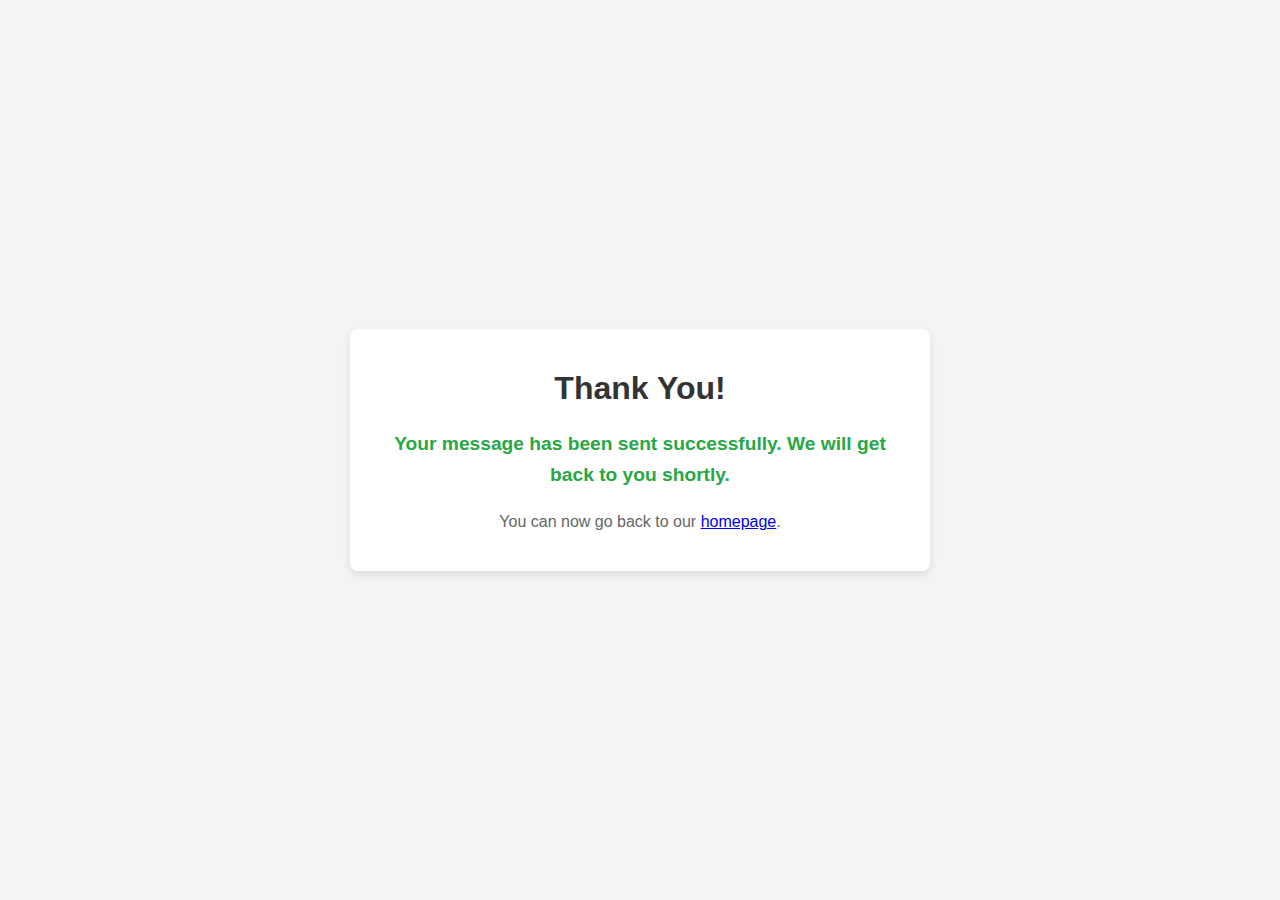
<file: thank-you.html>
<!DOCTYPE html>
<html lang="en">
<head>
    <meta charset="UTF-8">
    <meta name="viewport" content="width=device-width, initial-scale=1.0">
    <title>Thank You!</title>
    <style>
        body {
            font-family: Arial, sans-serif;
            background-color: #f4f4f4;
            display: flex;
            justify-content: center;
            align-items: center;
            height: 100vh;
            margin: 0;
        }

        .container {
            background: #fff;
            padding: 20px 40px;
            border-radius: 8px;
            box-shadow: 0 4px 8px rgba(0, 0, 0, 0.1);
            text-align: center;
            max-width: 500px;
            width: 100%;
        }

        h1 {
            color: #333;
        }

        p {
            color: #666;
            line-height: 1.6;
        }

        .success-message {
            color: #28a745;
            font-weight: bold;
            font-size: 1.2em;
        }
    </style>
    <script async src="https://www.googletagmanager.com/gtag/js?id=AW-17469046361">
    </script>
    <script>
        window.dataLayer = window.dataLayer || [];
        function gtag(){dataLayer.push(arguments);}
        gtag('js', new Date());

        gtag('config', 'AW-17469046361');
    </script>
</head>
<body>
    <div class="container">
        <h1>Thank You!</h1>
        <p class="success-message">Your message has been sent successfully. We will get back to you shortly.</p>
        <p>You can now go back to our <a href="index.html">homepage</a>.</p>
    </div>
</body>
</html>
</file>
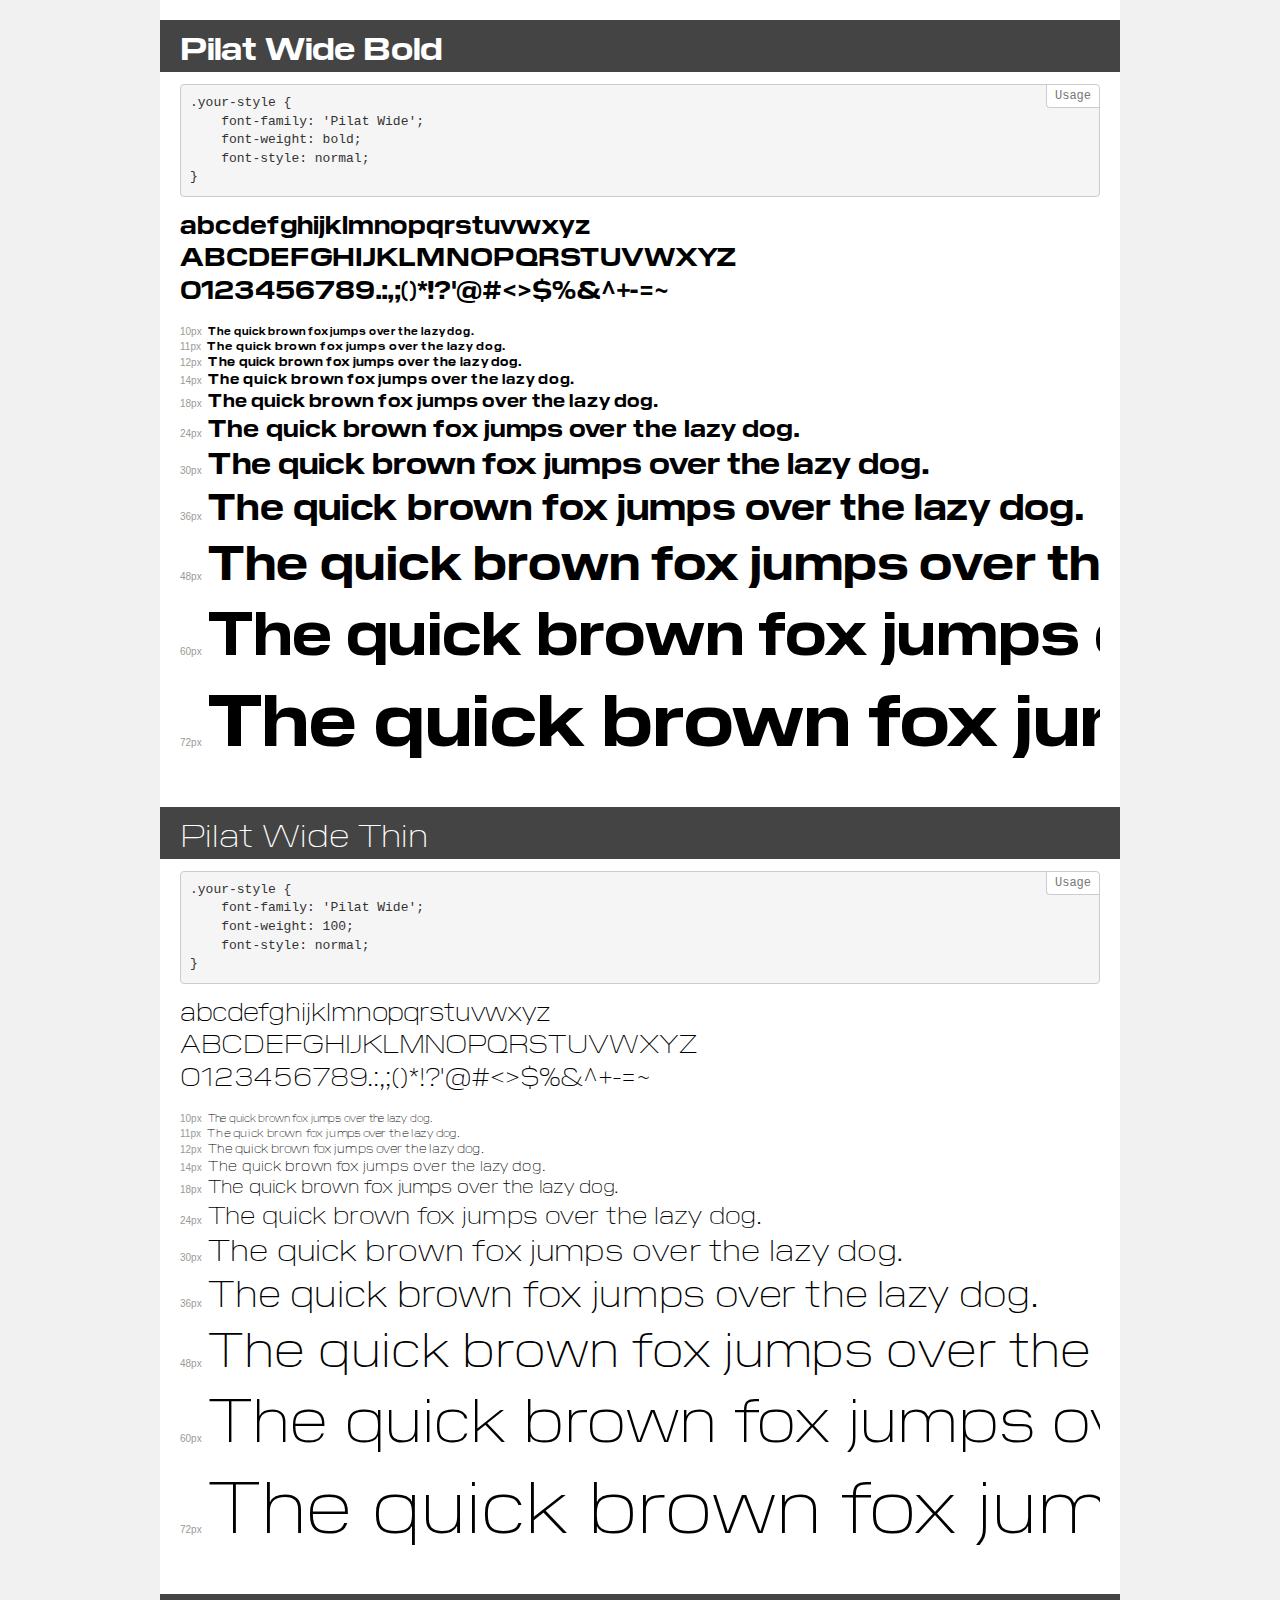
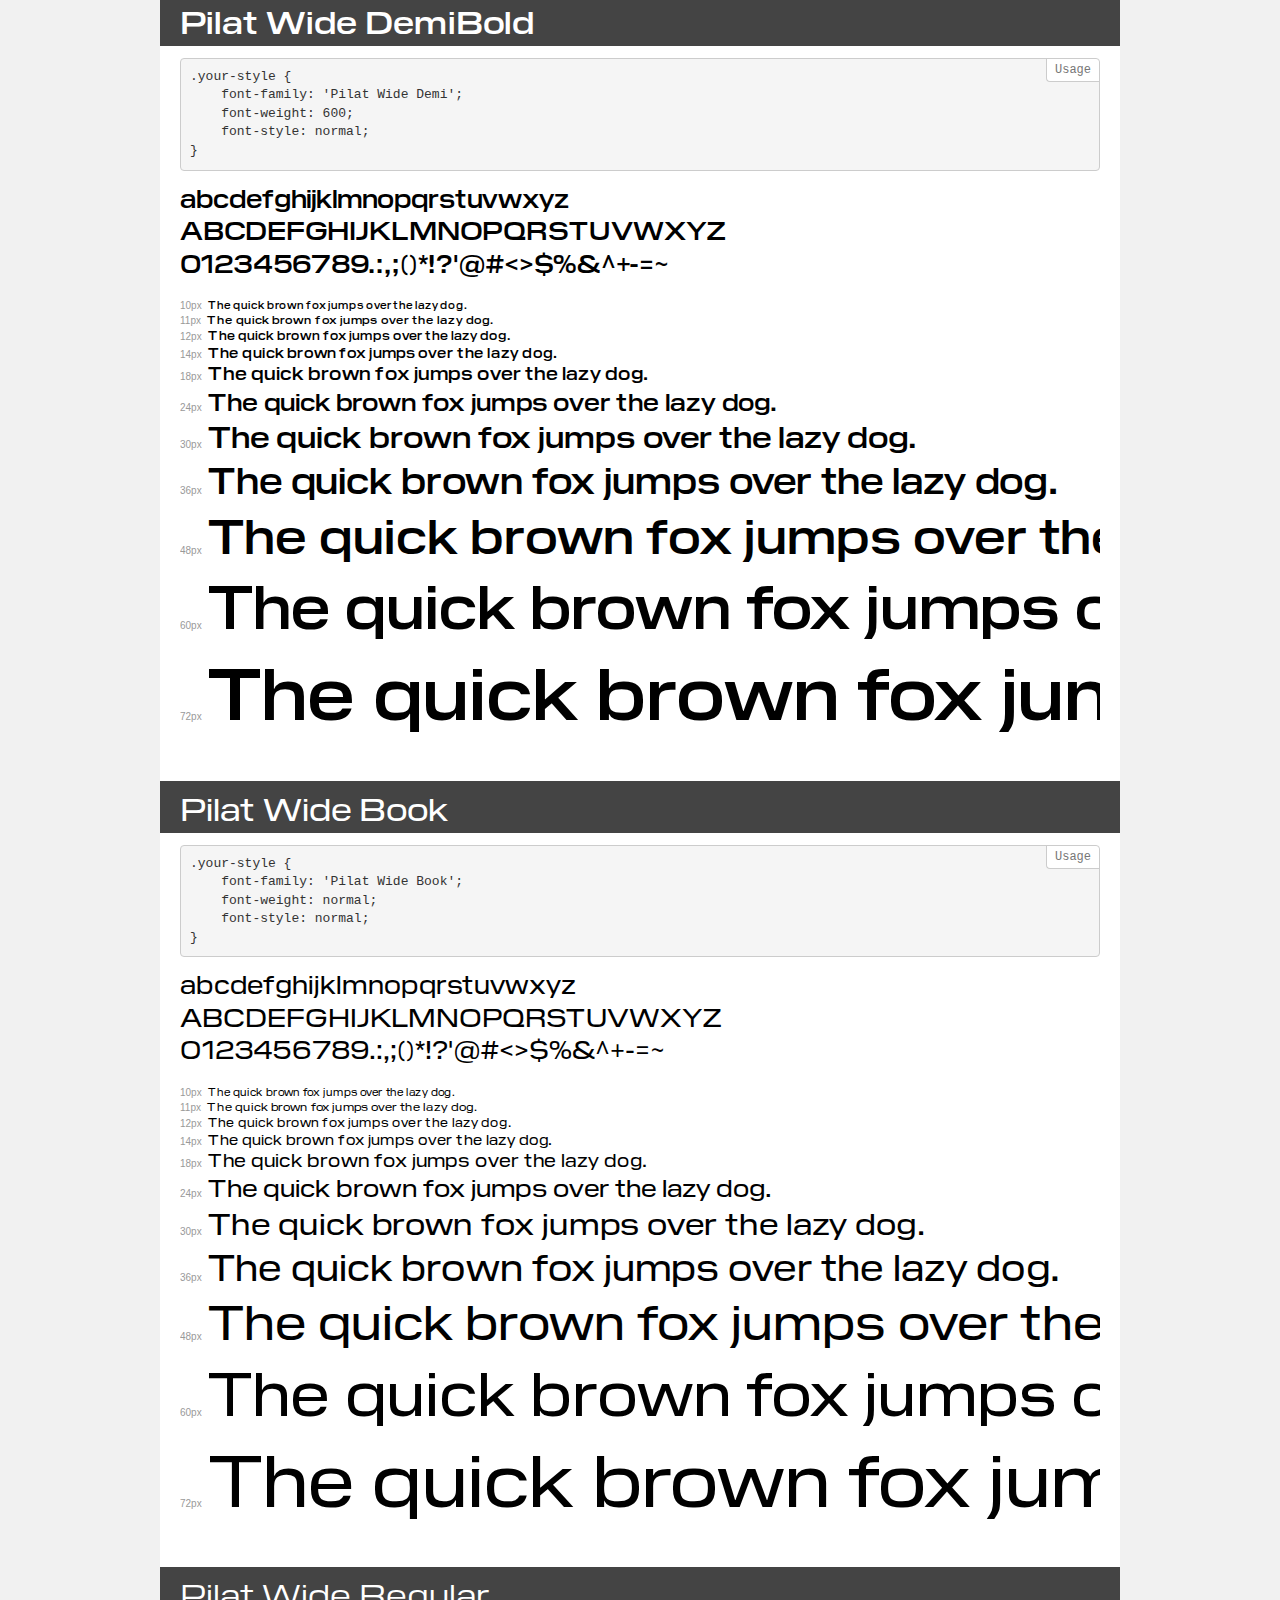
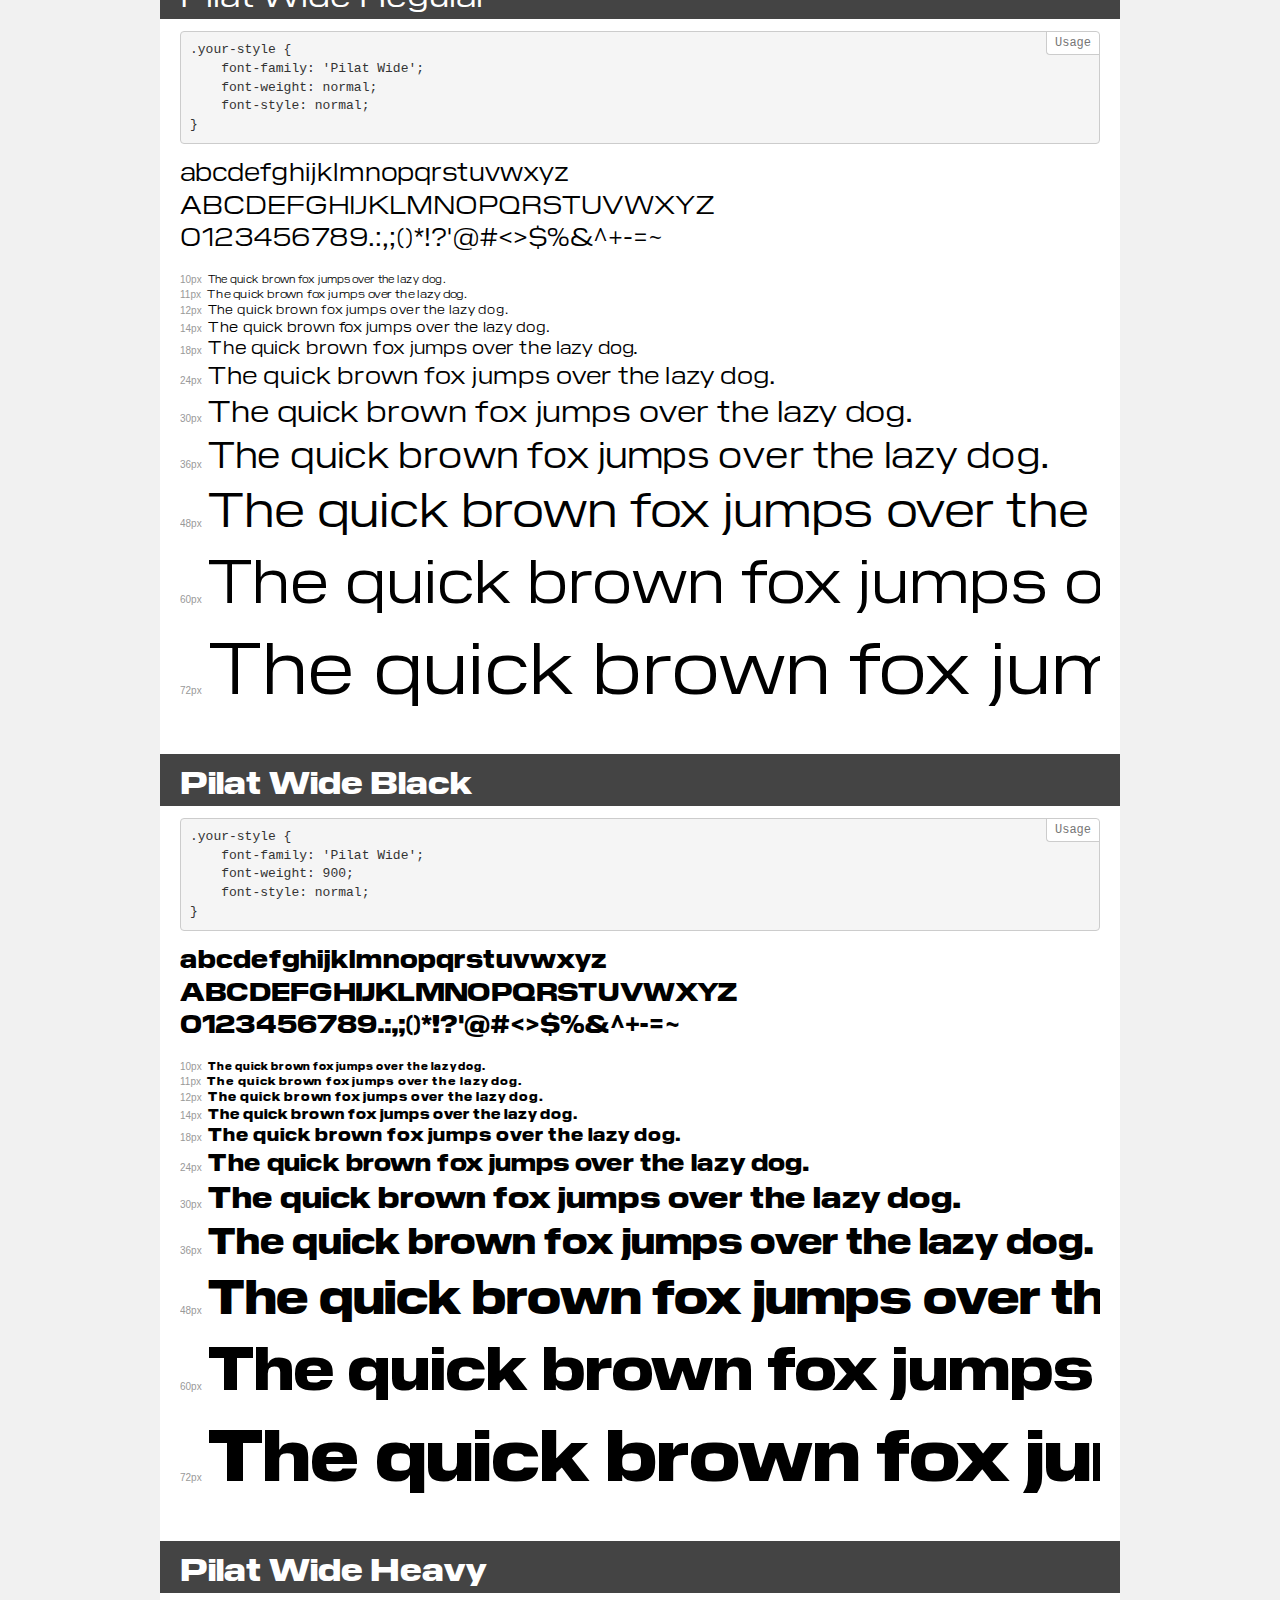
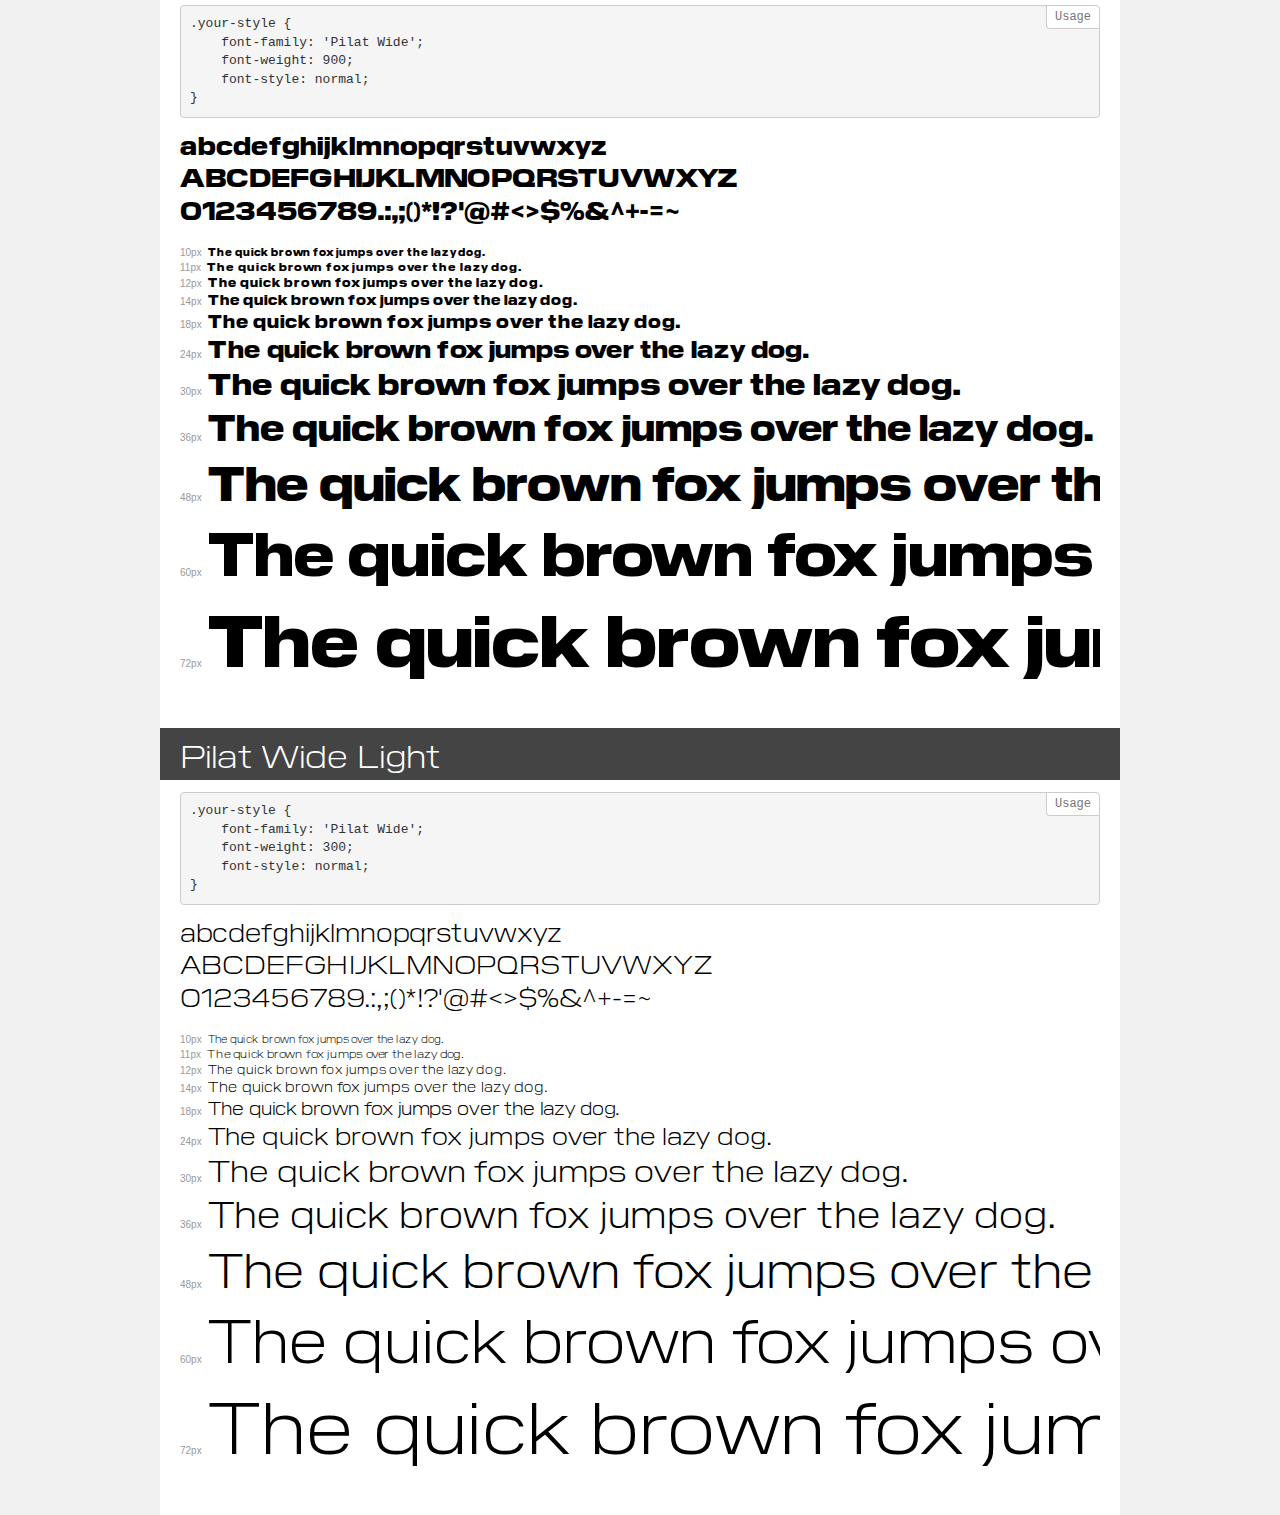
<file: fonts/pilatwide/demo.html>
<!DOCTYPE html>
<html>
<head>
    <meta charset="utf-8">
    <meta http-equiv="X-UA-Compatible" content="IE=edge">
    <meta name="viewport" content="width=device-width, initial-scale=1">
    <meta name="robots" content="noindex, noarchive">
    <meta name="format-detection" content="telephone=no">
    <title>Transfonter demo</title>
    <link href="stylesheet.css" rel="stylesheet">
    <style>
        /*
        http://meyerweb.com/eric/tools/css/reset/
        v2.0 | 20110126
        License: none (public domain)
        */
        html, body, div, span, applet, object, iframe,
        h1, h2, h3, h4, h5, h6, p, blockquote, pre,
        a, abbr, acronym, address, big, cite, code,
        del, dfn, em, img, ins, kbd, q, s, samp,
        small, strike, strong, sub, sup, tt, var,
        b, u, i, center,
        dl, dt, dd, ol, ul, li,
        fieldset, form, label, legend,
        table, caption, tbody, tfoot, thead, tr, th, td,
        article, aside, canvas, details, embed,
        figure, figcaption, footer, header, hgroup,
        menu, nav, output, ruby, section, summary,
        time, mark, audio, video {
            margin: 0;
            padding: 0;
            border: 0;
            font-size: 100%;
            font: inherit;
            vertical-align: baseline;
        }
        /* HTML5 display-role reset for older browsers */
        article, aside, details, figcaption, figure,
        footer, header, hgroup, menu, nav, section {
            display: block;
        }
        body {
            line-height: 1;
        }
        ol, ul {
            list-style: none;
        }
        blockquote, q {
            quotes: none;
        }
        blockquote:before, blockquote:after,
        q:before, q:after {
            content: '';
            content: none;
        }
        table {
            border-collapse: collapse;
            border-spacing: 0;
        }
        /* common styles */
        body {
            background: #f1f1f1;
            color: #000;
        }
        .page {
            background: #fff;
            width: 920px;
            margin: 0 auto;
            padding: 20px 20px 0 20px;
            overflow: hidden;
        }
        .font-container {
            overflow-x: auto;
            overflow-y: hidden;
            margin-bottom: 40px;
            line-height: 1.3;
            white-space: nowrap;
            padding-bottom: 5px;
        }
        h1 {
            position: relative;
            background: #444;
            font-size: 32px;
            color: #fff;
            padding: 10px 20px;
            margin: 0 -20px 12px -20px;
        }
        .letters {
            font-size: 25px;
            margin-bottom: 20px;
        }
        .s10:before {
            content: '10px';
        }
        .s11:before {
            content: '11px';
        }
        .s12:before {
            content: '12px';
        }
        .s14:before {
            content: '14px';
        }
        .s18:before {
            content: '18px';
        }
        .s24:before {
            content: '24px';
        }
        .s30:before {
            content: '30px';
        }
        .s36:before {
            content: '36px';
        }
        .s48:before {
            content: '48px';
        }
        .s60:before {
            content: '60px';
        }
        .s72:before {
            content: '72px';
        }
        .s10:before, .s11:before, .s12:before, .s14:before,
        .s18:before, .s24:before, .s30:before, .s36:before,
        .s48:before, .s60:before, .s72:before {
            font-family: Arial, sans-serif;
            font-size: 10px;
            font-weight: normal;
            font-style: normal;
            color: #999;
            padding-right: 6px;
        }
        pre {
            display: block;
            position: relative;
            padding: 9px;
            margin: 0 0 10px;
            font-family: Monaco, Menlo, Consolas, "Courier New", monospace !important;
            font-size: 13px;
            line-height: 1.428571429;
            color: #333;
            font-weight: normal !important;
            font-style: normal !important;
            background-color: #f5f5f5;
            border: 1px solid #ccc;
            overflow-x: auto;
            border-radius: 4px;
        }
        pre:after {
            display: block;
            position: absolute;
            right: 0;
            top: 0;
            content: 'Usage';
            line-height: 1;
            padding: 5px 8px;
            font-size: 12px;
            color: #767676;
            background-color: #fff;
            border: 1px solid #ccc;
            border-right: none;
            border-top: none;
            border-radius: 0 4px 0 4px;
            z-index: 10;
        }
        /* responsive */
        @media (max-width: 959px) {
            .page {
                width: auto;
                margin: 0;
            }
        }
    </style>
</head>
<body>
<div class="page">
    <div class="demo" style="font-family: 'Pilat Wide'; font-weight: bold; font-style: normal;">
        <h1>Pilat Wide Bold</h1>
        <pre>.your-style {
    font-family: 'Pilat Wide';
    font-weight: bold;
    font-style: normal;
}</pre>
        <div class="font-container">
            <p class="letters">
                abcdefghijklmnopqrstuvwxyz<br>
ABCDEFGHIJKLMNOPQRSTUVWXYZ<br>
                0123456789.:,;()*!?'@#<>$%&^+-=~
            </p>
            <p class="s10" style="font-size: 10px;">The quick brown fox jumps over the lazy dog.</p>
            <p class="s11" style="font-size: 11px;">The quick brown fox jumps over the lazy dog.</p>
            <p class="s12" style="font-size: 12px;">The quick brown fox jumps over the lazy dog.</p>
            <p class="s14" style="font-size: 14px;">The quick brown fox jumps over the lazy dog.</p>
            <p class="s18" style="font-size: 18px;">The quick brown fox jumps over the lazy dog.</p>
            <p class="s24" style="font-size: 24px;">The quick brown fox jumps over the lazy dog.</p>
            <p class="s30" style="font-size: 30px;">The quick brown fox jumps over the lazy dog.</p>
            <p class="s36" style="font-size: 36px;">The quick brown fox jumps over the lazy dog.</p>
            <p class="s48" style="font-size: 48px;">The quick brown fox jumps over the lazy dog.</p>
            <p class="s60" style="font-size: 60px;">The quick brown fox jumps over the lazy dog.</p>
            <p class="s72" style="font-size: 72px;">The quick brown fox jumps over the lazy dog.</p>
        </div>
    </div>
    <div class="demo" style="font-family: 'Pilat Wide'; font-weight: 100; font-style: normal;">
        <h1>Pilat Wide Thin</h1>
        <pre>.your-style {
    font-family: 'Pilat Wide';
    font-weight: 100;
    font-style: normal;
}</pre>
        <div class="font-container">
            <p class="letters">
                abcdefghijklmnopqrstuvwxyz<br>
ABCDEFGHIJKLMNOPQRSTUVWXYZ<br>
                0123456789.:,;()*!?'@#<>$%&^+-=~
            </p>
            <p class="s10" style="font-size: 10px;">The quick brown fox jumps over the lazy dog.</p>
            <p class="s11" style="font-size: 11px;">The quick brown fox jumps over the lazy dog.</p>
            <p class="s12" style="font-size: 12px;">The quick brown fox jumps over the lazy dog.</p>
            <p class="s14" style="font-size: 14px;">The quick brown fox jumps over the lazy dog.</p>
            <p class="s18" style="font-size: 18px;">The quick brown fox jumps over the lazy dog.</p>
            <p class="s24" style="font-size: 24px;">The quick brown fox jumps over the lazy dog.</p>
            <p class="s30" style="font-size: 30px;">The quick brown fox jumps over the lazy dog.</p>
            <p class="s36" style="font-size: 36px;">The quick brown fox jumps over the lazy dog.</p>
            <p class="s48" style="font-size: 48px;">The quick brown fox jumps over the lazy dog.</p>
            <p class="s60" style="font-size: 60px;">The quick brown fox jumps over the lazy dog.</p>
            <p class="s72" style="font-size: 72px;">The quick brown fox jumps over the lazy dog.</p>
        </div>
    </div>
    <div class="demo" style="font-family: 'Pilat Wide Demi'; font-weight: 600; font-style: normal;">
        <h1>Pilat Wide DemiBold</h1>
        <pre>.your-style {
    font-family: 'Pilat Wide Demi';
    font-weight: 600;
    font-style: normal;
}</pre>
        <div class="font-container">
            <p class="letters">
                abcdefghijklmnopqrstuvwxyz<br>
ABCDEFGHIJKLMNOPQRSTUVWXYZ<br>
                0123456789.:,;()*!?'@#<>$%&^+-=~
            </p>
            <p class="s10" style="font-size: 10px;">The quick brown fox jumps over the lazy dog.</p>
            <p class="s11" style="font-size: 11px;">The quick brown fox jumps over the lazy dog.</p>
            <p class="s12" style="font-size: 12px;">The quick brown fox jumps over the lazy dog.</p>
            <p class="s14" style="font-size: 14px;">The quick brown fox jumps over the lazy dog.</p>
            <p class="s18" style="font-size: 18px;">The quick brown fox jumps over the lazy dog.</p>
            <p class="s24" style="font-size: 24px;">The quick brown fox jumps over the lazy dog.</p>
            <p class="s30" style="font-size: 30px;">The quick brown fox jumps over the lazy dog.</p>
            <p class="s36" style="font-size: 36px;">The quick brown fox jumps over the lazy dog.</p>
            <p class="s48" style="font-size: 48px;">The quick brown fox jumps over the lazy dog.</p>
            <p class="s60" style="font-size: 60px;">The quick brown fox jumps over the lazy dog.</p>
            <p class="s72" style="font-size: 72px;">The quick brown fox jumps over the lazy dog.</p>
        </div>
    </div>
    <div class="demo" style="font-family: 'Pilat Wide Book'; font-weight: normal; font-style: normal;">
        <h1>Pilat Wide Book</h1>
        <pre>.your-style {
    font-family: 'Pilat Wide Book';
    font-weight: normal;
    font-style: normal;
}</pre>
        <div class="font-container">
            <p class="letters">
                abcdefghijklmnopqrstuvwxyz<br>
ABCDEFGHIJKLMNOPQRSTUVWXYZ<br>
                0123456789.:,;()*!?'@#<>$%&^+-=~
            </p>
            <p class="s10" style="font-size: 10px;">The quick brown fox jumps over the lazy dog.</p>
            <p class="s11" style="font-size: 11px;">The quick brown fox jumps over the lazy dog.</p>
            <p class="s12" style="font-size: 12px;">The quick brown fox jumps over the lazy dog.</p>
            <p class="s14" style="font-size: 14px;">The quick brown fox jumps over the lazy dog.</p>
            <p class="s18" style="font-size: 18px;">The quick brown fox jumps over the lazy dog.</p>
            <p class="s24" style="font-size: 24px;">The quick brown fox jumps over the lazy dog.</p>
            <p class="s30" style="font-size: 30px;">The quick brown fox jumps over the lazy dog.</p>
            <p class="s36" style="font-size: 36px;">The quick brown fox jumps over the lazy dog.</p>
            <p class="s48" style="font-size: 48px;">The quick brown fox jumps over the lazy dog.</p>
            <p class="s60" style="font-size: 60px;">The quick brown fox jumps over the lazy dog.</p>
            <p class="s72" style="font-size: 72px;">The quick brown fox jumps over the lazy dog.</p>
        </div>
    </div>
    <div class="demo" style="font-family: 'Pilat Wide'; font-weight: normal; font-style: normal;">
        <h1>Pilat Wide Regular</h1>
        <pre>.your-style {
    font-family: 'Pilat Wide';
    font-weight: normal;
    font-style: normal;
}</pre>
        <div class="font-container">
            <p class="letters">
                abcdefghijklmnopqrstuvwxyz<br>
ABCDEFGHIJKLMNOPQRSTUVWXYZ<br>
                0123456789.:,;()*!?'@#<>$%&^+-=~
            </p>
            <p class="s10" style="font-size: 10px;">The quick brown fox jumps over the lazy dog.</p>
            <p class="s11" style="font-size: 11px;">The quick brown fox jumps over the lazy dog.</p>
            <p class="s12" style="font-size: 12px;">The quick brown fox jumps over the lazy dog.</p>
            <p class="s14" style="font-size: 14px;">The quick brown fox jumps over the lazy dog.</p>
            <p class="s18" style="font-size: 18px;">The quick brown fox jumps over the lazy dog.</p>
            <p class="s24" style="font-size: 24px;">The quick brown fox jumps over the lazy dog.</p>
            <p class="s30" style="font-size: 30px;">The quick brown fox jumps over the lazy dog.</p>
            <p class="s36" style="font-size: 36px;">The quick brown fox jumps over the lazy dog.</p>
            <p class="s48" style="font-size: 48px;">The quick brown fox jumps over the lazy dog.</p>
            <p class="s60" style="font-size: 60px;">The quick brown fox jumps over the lazy dog.</p>
            <p class="s72" style="font-size: 72px;">The quick brown fox jumps over the lazy dog.</p>
        </div>
    </div>
    <div class="demo" style="font-family: 'Pilat Wide'; font-weight: 900; font-style: normal;">
        <h1>Pilat Wide Black</h1>
        <pre>.your-style {
    font-family: 'Pilat Wide';
    font-weight: 900;
    font-style: normal;
}</pre>
        <div class="font-container">
            <p class="letters">
                abcdefghijklmnopqrstuvwxyz<br>
ABCDEFGHIJKLMNOPQRSTUVWXYZ<br>
                0123456789.:,;()*!?'@#<>$%&^+-=~
            </p>
            <p class="s10" style="font-size: 10px;">The quick brown fox jumps over the lazy dog.</p>
            <p class="s11" style="font-size: 11px;">The quick brown fox jumps over the lazy dog.</p>
            <p class="s12" style="font-size: 12px;">The quick brown fox jumps over the lazy dog.</p>
            <p class="s14" style="font-size: 14px;">The quick brown fox jumps over the lazy dog.</p>
            <p class="s18" style="font-size: 18px;">The quick brown fox jumps over the lazy dog.</p>
            <p class="s24" style="font-size: 24px;">The quick brown fox jumps over the lazy dog.</p>
            <p class="s30" style="font-size: 30px;">The quick brown fox jumps over the lazy dog.</p>
            <p class="s36" style="font-size: 36px;">The quick brown fox jumps over the lazy dog.</p>
            <p class="s48" style="font-size: 48px;">The quick brown fox jumps over the lazy dog.</p>
            <p class="s60" style="font-size: 60px;">The quick brown fox jumps over the lazy dog.</p>
            <p class="s72" style="font-size: 72px;">The quick brown fox jumps over the lazy dog.</p>
        </div>
    </div>
    <div class="demo" style="font-family: 'Pilat Wide'; font-weight: 900; font-style: normal;">
        <h1>Pilat Wide Heavy</h1>
        <pre>.your-style {
    font-family: 'Pilat Wide';
    font-weight: 900;
    font-style: normal;
}</pre>
        <div class="font-container">
            <p class="letters">
                abcdefghijklmnopqrstuvwxyz<br>
ABCDEFGHIJKLMNOPQRSTUVWXYZ<br>
                0123456789.:,;()*!?'@#<>$%&^+-=~
            </p>
            <p class="s10" style="font-size: 10px;">The quick brown fox jumps over the lazy dog.</p>
            <p class="s11" style="font-size: 11px;">The quick brown fox jumps over the lazy dog.</p>
            <p class="s12" style="font-size: 12px;">The quick brown fox jumps over the lazy dog.</p>
            <p class="s14" style="font-size: 14px;">The quick brown fox jumps over the lazy dog.</p>
            <p class="s18" style="font-size: 18px;">The quick brown fox jumps over the lazy dog.</p>
            <p class="s24" style="font-size: 24px;">The quick brown fox jumps over the lazy dog.</p>
            <p class="s30" style="font-size: 30px;">The quick brown fox jumps over the lazy dog.</p>
            <p class="s36" style="font-size: 36px;">The quick brown fox jumps over the lazy dog.</p>
            <p class="s48" style="font-size: 48px;">The quick brown fox jumps over the lazy dog.</p>
            <p class="s60" style="font-size: 60px;">The quick brown fox jumps over the lazy dog.</p>
            <p class="s72" style="font-size: 72px;">The quick brown fox jumps over the lazy dog.</p>
        </div>
    </div>
    <div class="demo" style="font-family: 'Pilat Wide'; font-weight: 300; font-style: normal;">
        <h1>Pilat Wide Light</h1>
        <pre>.your-style {
    font-family: 'Pilat Wide';
    font-weight: 300;
    font-style: normal;
}</pre>
        <div class="font-container">
            <p class="letters">
                abcdefghijklmnopqrstuvwxyz<br>
ABCDEFGHIJKLMNOPQRSTUVWXYZ<br>
                0123456789.:,;()*!?'@#<>$%&^+-=~
            </p>
            <p class="s10" style="font-size: 10px;">The quick brown fox jumps over the lazy dog.</p>
            <p class="s11" style="font-size: 11px;">The quick brown fox jumps over the lazy dog.</p>
            <p class="s12" style="font-size: 12px;">The quick brown fox jumps over the lazy dog.</p>
            <p class="s14" style="font-size: 14px;">The quick brown fox jumps over the lazy dog.</p>
            <p class="s18" style="font-size: 18px;">The quick brown fox jumps over the lazy dog.</p>
            <p class="s24" style="font-size: 24px;">The quick brown fox jumps over the lazy dog.</p>
            <p class="s30" style="font-size: 30px;">The quick brown fox jumps over the lazy dog.</p>
            <p class="s36" style="font-size: 36px;">The quick brown fox jumps over the lazy dog.</p>
            <p class="s48" style="font-size: 48px;">The quick brown fox jumps over the lazy dog.</p>
            <p class="s60" style="font-size: 60px;">The quick brown fox jumps over the lazy dog.</p>
            <p class="s72" style="font-size: 72px;">The quick brown fox jumps over the lazy dog.</p>
        </div>
    </div>
</div>
</body>
</html>
</file>
<file: fonts/pilatwide/stylesheet.css>
@font-face {
    font-family: 'Pilat Wide';
    src: url('PilatWide-Bold.eot');
    src: local('Pilat Wide Bold'), local('PilatWide-Bold'),
        url('PilatWide-Bold.eot?#iefix') format('embedded-opentype'),
        url('PilatWide-Bold.woff2') format('woff2'),
        url('PilatWide-Bold.woff') format('woff'),
        url('PilatWide-Bold.ttf') format('truetype');
    font-weight: bold;
    font-style: normal;
}

@font-face {
    font-family: 'Pilat Wide';
    src: url('PilatWide-Thin.eot');
    src: local('Pilat Wide Thin'), local('PilatWide-Thin'),
        url('PilatWide-Thin.eot?#iefix') format('embedded-opentype'),
        url('PilatWide-Thin.woff2') format('woff2'),
        url('PilatWide-Thin.woff') format('woff'),
        url('PilatWide-Thin.ttf') format('truetype');
    font-weight: 100;
    font-style: normal;
}

@font-face {
    font-family: 'Pilat Wide Demi';
    src: url('PilatWide-DemiBold.eot');
    src: local('Pilat Wide DemiBold'), local('PilatWide-DemiBold'),
        url('PilatWide-DemiBold.eot?#iefix') format('embedded-opentype'),
        url('PilatWide-DemiBold.woff2') format('woff2'),
        url('PilatWide-DemiBold.woff') format('woff'),
        url('PilatWide-DemiBold.ttf') format('truetype');
    font-weight: 600;
    font-style: normal;
}

@font-face {
    font-family: 'Pilat Wide Book';
    src: url('PilatWide-Book.eot');
    src: local('Pilat Wide Book'), local('PilatWide-Book'),
        url('PilatWide-Book.eot?#iefix') format('embedded-opentype'),
        url('PilatWide-Book.woff2') format('woff2'),
        url('PilatWide-Book.woff') format('woff'),
        url('PilatWide-Book.ttf') format('truetype');
    font-weight: normal;
    font-style: normal;
}

@font-face {
    font-family: 'Pilat Wide';
    src: url('PilatWide-Regular.eot');
    src: local('Pilat Wide Regular'), local('PilatWide-Regular'),
        url('PilatWide-Regular.eot?#iefix') format('embedded-opentype'),
        url('PilatWide-Regular.woff2') format('woff2'),
        url('PilatWide-Regular.woff') format('woff'),
        url('PilatWide-Regular.ttf') format('truetype');
    font-weight: normal;
    font-style: normal;
}

@font-face {
    font-family: 'Pilat Wide';
    src: url('PilatWide-Black.eot');
    src: local('Pilat Wide Black'), local('PilatWide-Black'),
        url('PilatWide-Black.eot?#iefix') format('embedded-opentype'),
        url('PilatWide-Black.woff2') format('woff2'),
        url('PilatWide-Black.woff') format('woff'),
        url('PilatWide-Black.ttf') format('truetype');
    font-weight: 900;
    font-style: normal;
}

@font-face {
    font-family: 'Pilat Wide';
    src: url('PilatWide-Heavy.eot');
    src: local('Pilat Wide Heavy'), local('PilatWide-Heavy'),
        url('PilatWide-Heavy.eot?#iefix') format('embedded-opentype'),
        url('PilatWide-Heavy.woff2') format('woff2'),
        url('PilatWide-Heavy.woff') format('woff'),
        url('PilatWide-Heavy.ttf') format('truetype');
    font-weight: 900;
    font-style: normal;
}

@font-face {
    font-family: 'Pilat Wide';
    src: url('PilatWide-Light.eot');
    src: local('Pilat Wide Light'), local('PilatWide-Light'),
        url('PilatWide-Light.eot?#iefix') format('embedded-opentype'),
        url('PilatWide-Light.woff2') format('woff2'),
        url('PilatWide-Light.woff') format('woff'),
        url('PilatWide-Light.ttf') format('truetype');
    font-weight: 300;
    font-style: normal;
}
</file>
